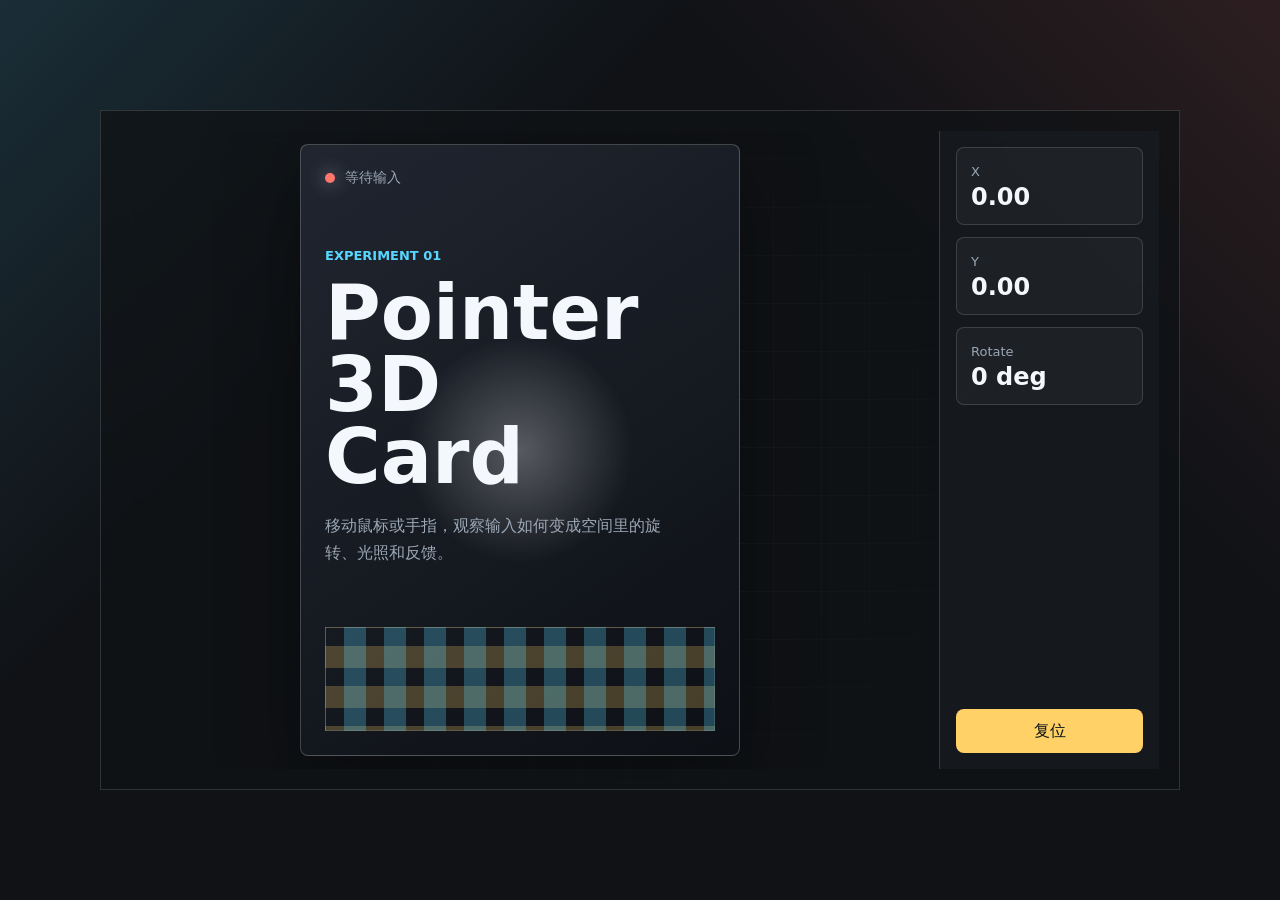
<file: 01-pointer-3d-card/index.html>
<!doctype html>
<html lang="zh-CN">
  <head>
    <meta charset="UTF-8" />
    <meta name="viewport" content="width=device-width, initial-scale=1.0" />
    <title>Pointer 3D Card</title>
    <link rel="stylesheet" href="./styles.css" />
  </head>
  <body>
    <main class="app">
      <section class="stage" id="stage" aria-label="Pointer controlled 3D card">
        <div class="scene">
          <div class="card" id="card">
            <div class="card__face card__front">
              <div class="card__top">
                <span class="status-dot" id="statusDot"></span>
                <span id="statusText">等待输入</span>
              </div>
              <div class="card__body">
                <p class="eyebrow">Experiment 01</p>
                <h1>Pointer 3D Card</h1>
                <p>移动鼠标或手指，观察输入如何变成空间里的旋转、光照和反馈。</p>
              </div>
              <div class="card__grid" aria-hidden="true"></div>
            </div>
            <div class="card__face card__back"></div>
          </div>
        </div>

        <aside class="panel" aria-label="Interaction telemetry">
          <div class="metric">
            <span>X</span>
            <strong id="metricX">0.00</strong>
          </div>
          <div class="metric">
            <span>Y</span>
            <strong id="metricY">0.00</strong>
          </div>
          <div class="metric">
            <span>Rotate</span>
            <strong id="metricRotate">0 deg</strong>
          </div>
          <button class="reset-button" id="resetButton" type="button">复位</button>
        </aside>
      </section>
    </main>

    <script src="./script.js"></script>
  </body>
</html>
</file>
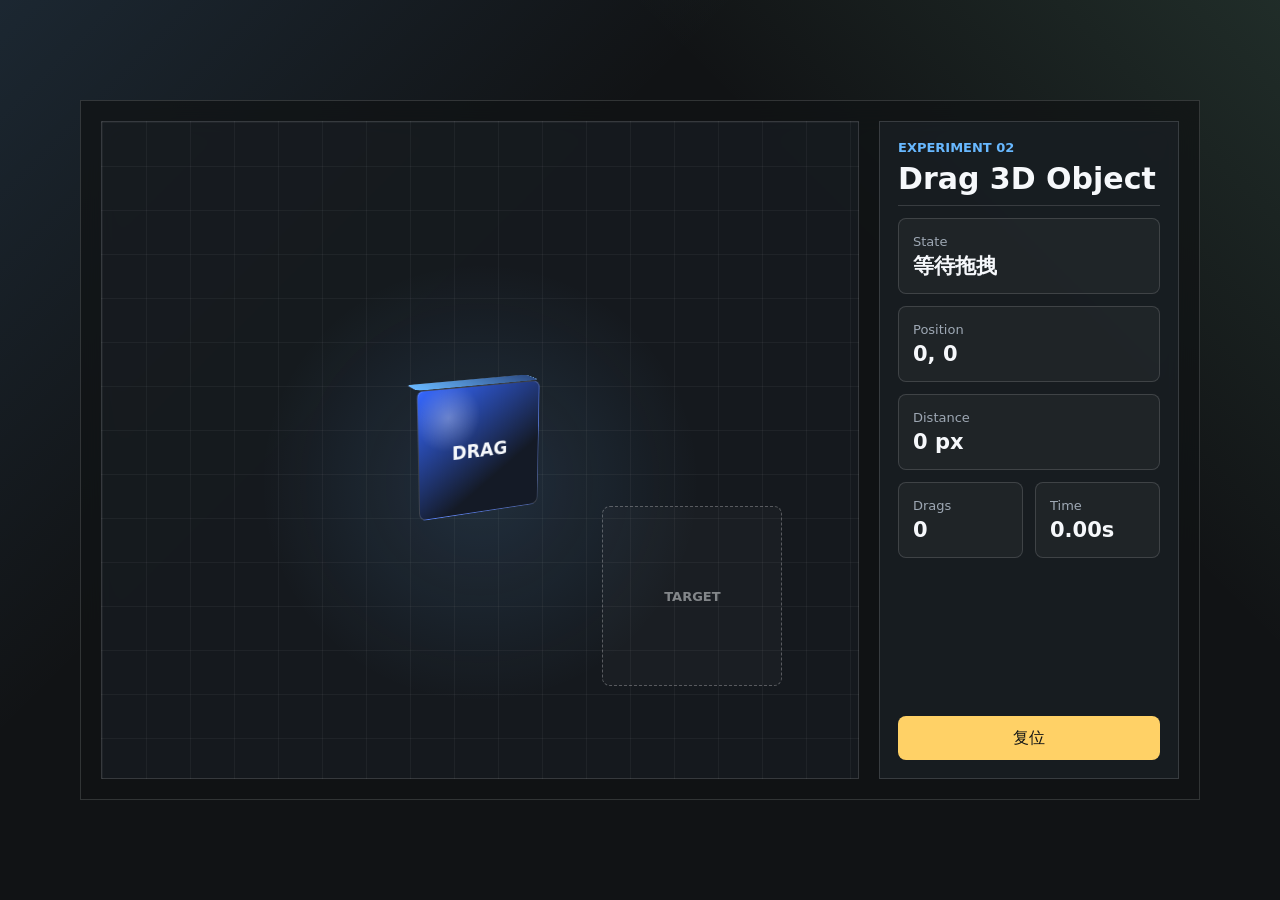
<file: 02-drag-3d-object/index.html>
<!doctype html>
<html lang="zh-CN">
  <head>
    <meta charset="UTF-8" />
    <meta name="viewport" content="width=device-width, initial-scale=1.0" />
    <title>Drag 3D Object</title>
    <link rel="stylesheet" href="./styles.css" />
  </head>
  <body>
    <main class="app">
      <section class="workspace" id="workspace" aria-label="Draggable 3D object workspace">
        <div class="stage" id="stage">
          <div class="target" id="target" aria-hidden="true">
            <span>Target</span>
          </div>

          <button class="object" id="object" type="button" aria-label="可拖拽 3D 物体">
            <span class="object__face object__front">
              <span class="object__label">DRAG</span>
            </span>
            <span class="object__face object__top"></span>
            <span class="object__face object__right"></span>
          </button>
        </div>

        <aside class="panel" aria-label="Drag telemetry">
          <div class="panel__header">
            <p>Experiment 02</p>
            <h1>Drag 3D Object</h1>
          </div>

          <div class="metric">
            <span>State</span>
            <strong id="stateText">等待拖拽</strong>
          </div>
          <div class="metric">
            <span>Position</span>
            <strong id="positionText">0, 0</strong>
          </div>
          <div class="metric">
            <span>Distance</span>
            <strong id="distanceText">0 px</strong>
          </div>
          <div class="metric-grid">
            <div class="metric">
              <span>Drags</span>
              <strong id="dragCountText">0</strong>
            </div>
            <div class="metric">
              <span>Time</span>
              <strong id="timeText">0.0s</strong>
            </div>
          </div>

          <button class="reset-button" id="resetButton" type="button">复位</button>
        </aside>
      </section>
    </main>

    <script src="./script.js"></script>
  </body>
</html>
</file>
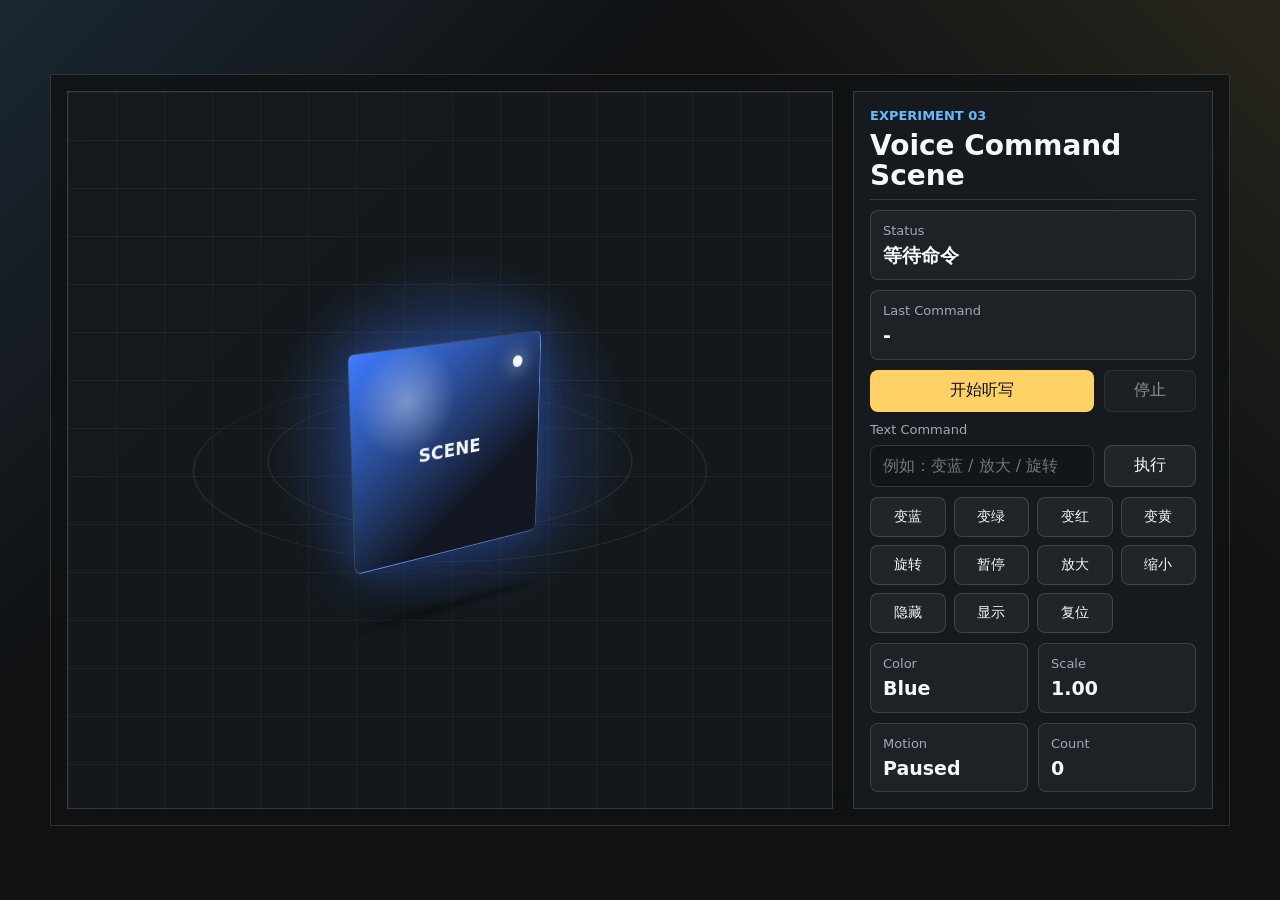
<file: 03-voice-command-scene/index.html>
<!doctype html>
<html lang="zh-CN">
  <head>
    <meta charset="UTF-8" />
    <meta name="viewport" content="width=device-width, initial-scale=1.0" />
    <title>Voice Command Scene</title>
    <link rel="stylesheet" href="./styles.css" />
  </head>
  <body>
    <main class="app">
      <section class="workspace" aria-label="Voice command scene">
        <div class="scene" id="scene">
          <div class="orbital-ring ring-one" aria-hidden="true"></div>
          <div class="orbital-ring ring-two" aria-hidden="true"></div>

          <div class="machine" id="machine" aria-label="Command controlled machine">
            <div class="machine__core">
              <span class="machine__light"></span>
              <span class="machine__label">SCENE</span>
            </div>
            <div class="machine__shadow"></div>
          </div>
        </div>

        <aside class="control-panel" aria-label="Command controls">
          <header class="panel-header">
            <p>Experiment 03</p>
            <h1>Voice Command Scene</h1>
          </header>

          <div class="status-box">
            <span>Status</span>
            <strong id="statusText">等待命令</strong>
          </div>

          <div class="transcript-box">
            <span>Last Command</span>
            <strong id="commandText">-</strong>
          </div>

          <div class="voice-row">
            <button class="primary-button" id="listenButton" type="button">开始听写</button>
            <button class="ghost-button" id="stopButton" type="button">停止</button>
          </div>

          <form class="command-form" id="commandForm">
            <label for="commandInput">Text Command</label>
            <div class="input-row">
              <input id="commandInput" type="text" placeholder="例如：变蓝 / 放大 / 旋转" />
              <button type="submit">执行</button>
            </div>
          </form>

          <div class="command-grid" aria-label="Quick commands">
            <button type="button" data-command="变蓝">变蓝</button>
            <button type="button" data-command="变绿">变绿</button>
            <button type="button" data-command="变红">变红</button>
            <button type="button" data-command="变黄">变黄</button>
            <button type="button" data-command="旋转">旋转</button>
            <button type="button" data-command="暂停">暂停</button>
            <button type="button" data-command="放大">放大</button>
            <button type="button" data-command="缩小">缩小</button>
            <button type="button" data-command="隐藏">隐藏</button>
            <button type="button" data-command="显示">显示</button>
            <button type="button" data-command="复位">复位</button>
          </div>

          <div class="metrics">
            <div class="metric">
              <span>Color</span>
              <strong id="colorText">Blue</strong>
            </div>
            <div class="metric">
              <span>Scale</span>
              <strong id="scaleText">1.00</strong>
            </div>
            <div class="metric">
              <span>Motion</span>
              <strong id="motionText">Paused</strong>
            </div>
            <div class="metric">
              <span>Count</span>
              <strong id="countText">0</strong>
            </div>
          </div>
        </aside>
      </section>
    </main>

    <script src="./script.js"></script>
  </body>
</html>
</file>
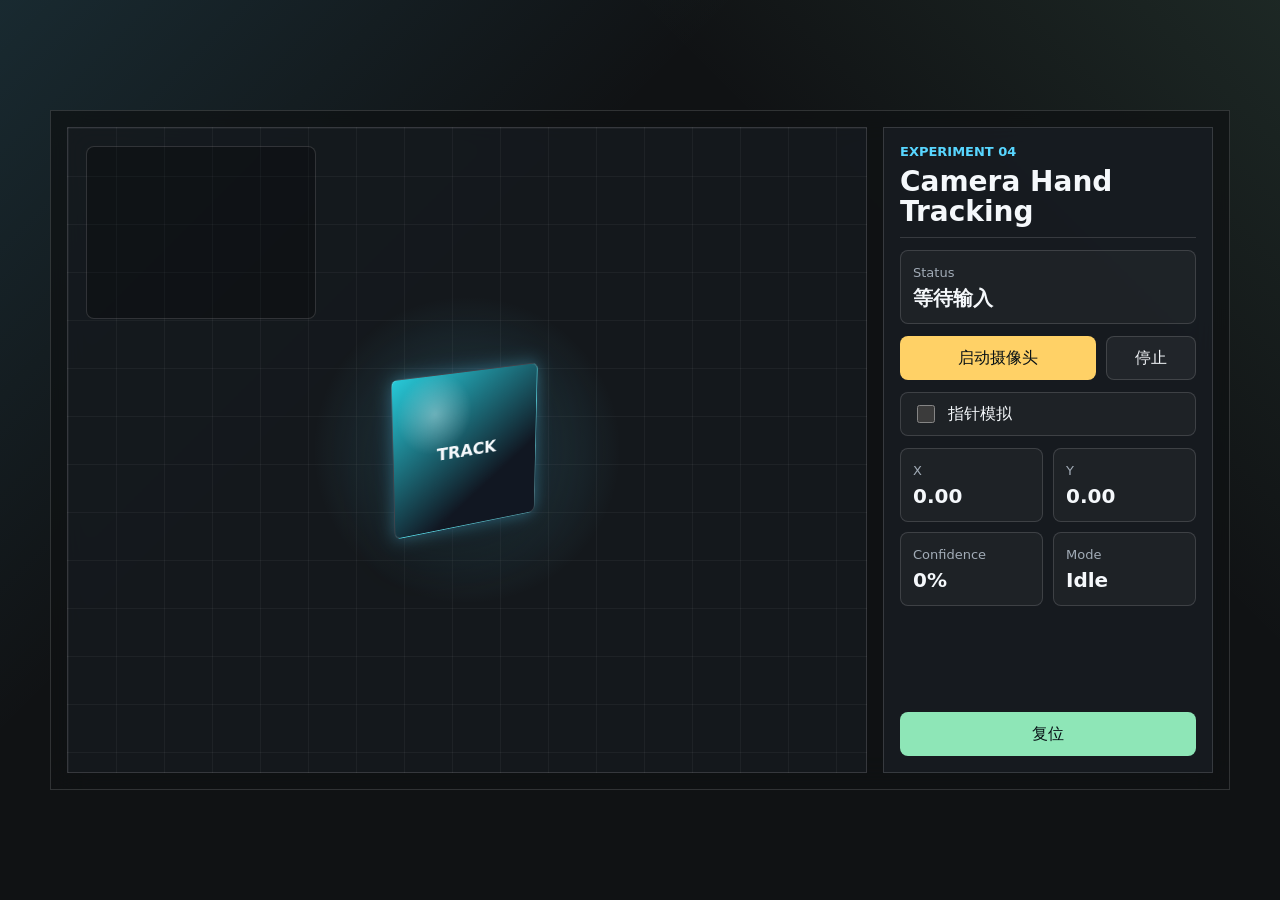
<file: 04-camera-hand-tracking/index.html>
<!doctype html>
<html lang="zh-CN">
  <head>
    <meta charset="UTF-8" />
    <meta name="viewport" content="width=device-width, initial-scale=1.0" />
    <title>Camera Hand Tracking</title>
    <link rel="stylesheet" href="./styles.css" />
  </head>
  <body>
    <main class="app">
      <section class="workspace" aria-label="Camera tracking workspace">
        <div class="stage" id="stage">
          <div class="camera-card">
            <video id="cameraVideo" playsinline muted></video>
            <canvas id="trackingCanvas" width="120" height="90" aria-hidden="true"></canvas>
            <span class="tracking-dot" id="trackingDot"></span>
          </div>

          <div class="machine" id="machine" aria-label="Camera controlled object">
            <span class="machine__face machine__front">
              <span>TRACK</span>
            </span>
            <span class="machine__face machine__top"></span>
            <span class="machine__face machine__side"></span>
          </div>
        </div>

        <aside class="panel" aria-label="Tracking controls">
          <header class="panel-header">
            <p>Experiment 04</p>
            <h1>Camera Hand Tracking</h1>
          </header>

          <div class="status-box">
            <span>Status</span>
            <strong id="statusText">等待输入</strong>
          </div>

          <div class="controls">
            <button class="primary-button" id="startButton" type="button">启动摄像头</button>
            <button class="ghost-button" id="stopButton" type="button">停止</button>
          </div>

          <label class="toggle">
            <input id="pointerToggle" type="checkbox" />
            <span>指针模拟</span>
          </label>

          <div class="metrics">
            <div class="metric">
              <span>X</span>
              <strong id="xText">0.00</strong>
            </div>
            <div class="metric">
              <span>Y</span>
              <strong id="yText">0.00</strong>
            </div>
            <div class="metric">
              <span>Confidence</span>
              <strong id="confidenceText">0%</strong>
            </div>
            <div class="metric">
              <span>Mode</span>
              <strong id="modeText">Idle</strong>
            </div>
          </div>

          <button class="reset-button" id="resetButton" type="button">复位</button>
        </aside>
      </section>
    </main>

    <script src="./script.js"></script>
  </body>
</html>
</file>
<file: 01-pointer-3d-card/styles.css>
:root {
  color-scheme: dark;
  --bg: #101216;
  --surface: #181c22;
  --surface-strong: #222833;
  --text: #f4f7fb;
  --muted: #9ba7b5;
  --line: rgba(255, 255, 255, 0.14);
  --cyan: #58d6ff;
  --green: #9be15d;
  --coral: #ff766d;
  --gold: #ffd166;
  --rx: 0deg;
  --ry: 0deg;
  --mx: 50%;
  --my: 50%;
}

* {
  box-sizing: border-box;
}

html,
body {
  width: 100%;
  min-height: 100%;
  margin: 0;
}

body {
  font-family:
    Inter, ui-sans-serif, system-ui, -apple-system, BlinkMacSystemFont, "Segoe UI",
    sans-serif;
  background:
    linear-gradient(135deg, rgba(88, 214, 255, 0.14), transparent 32%),
    linear-gradient(225deg, rgba(255, 118, 109, 0.12), transparent 28%),
    var(--bg);
  color: var(--text);
}

button {
  font: inherit;
}

.app {
  min-height: 100vh;
  display: grid;
  place-items: center;
  padding: 28px;
}

.stage {
  width: min(1080px, 100%);
  min-height: min(680px, calc(100vh - 56px));
  position: relative;
  display: grid;
  grid-template-columns: minmax(0, 1fr) 220px;
  gap: 20px;
  align-items: stretch;
  padding: 20px;
  border: 1px solid var(--line);
  background: rgba(16, 18, 22, 0.72);
  backdrop-filter: blur(18px);
  overflow: hidden;
}

.stage::before {
  content: "";
  position: absolute;
  inset: 0;
  pointer-events: none;
  background:
    linear-gradient(rgba(255, 255, 255, 0.04) 1px, transparent 1px),
    linear-gradient(90deg, rgba(255, 255, 255, 0.04) 1px, transparent 1px);
  background-size: 48px 48px;
  mask-image: radial-gradient(circle at var(--mx) var(--my), #000 0, transparent 70%);
}

.scene {
  position: relative;
  display: grid;
  place-items: center;
  min-height: 520px;
  perspective: 1000px;
  overflow: hidden;
}

.card {
  width: min(440px, 78vw);
  aspect-ratio: 0.72;
  position: relative;
  transform-style: preserve-3d;
  transform: rotateX(var(--rx)) rotateY(var(--ry));
  transition: transform 140ms ease-out;
}

.card__face {
  position: absolute;
  inset: 0;
  border: 1px solid rgba(255, 255, 255, 0.22);
  border-radius: 8px;
  overflow: hidden;
  backface-visibility: hidden;
  box-shadow: 0 28px 80px rgba(0, 0, 0, 0.38);
}

.card__front {
  display: flex;
  flex-direction: column;
  justify-content: space-between;
  padding: 24px;
  background:
    radial-gradient(circle at var(--mx) var(--my), rgba(255, 255, 255, 0.28), transparent 30%),
    linear-gradient(145deg, rgba(34, 40, 51, 0.94), rgba(13, 16, 21, 0.98));
}

.card__back {
  transform: rotateY(180deg) translateZ(1px);
  background:
    linear-gradient(135deg, rgba(88, 214, 255, 0.26), transparent),
    linear-gradient(225deg, rgba(255, 209, 102, 0.22), transparent),
    var(--surface);
}

.card__top {
  display: flex;
  align-items: center;
  gap: 10px;
  color: var(--muted);
  font-size: 14px;
}

.status-dot {
  width: 10px;
  height: 10px;
  border-radius: 999px;
  background: var(--coral);
  box-shadow: 0 0 18px currentColor;
}

.status-dot.is-active {
  background: var(--green);
}

.card__body {
  max-width: 340px;
}

.eyebrow {
  margin: 0 0 14px;
  color: var(--cyan);
  font-size: 13px;
  font-weight: 700;
  text-transform: uppercase;
}

h1 {
  margin: 0;
  font-size: clamp(40px, 7vw, 76px);
  line-height: 0.95;
  letter-spacing: 0;
}

.card__body p:last-child {
  margin: 18px 0 0;
  color: var(--muted);
  font-size: 16px;
  line-height: 1.7;
}

.card__grid {
  height: 104px;
  border: 1px solid rgba(255, 255, 255, 0.12);
  background:
    linear-gradient(90deg, transparent 0 18px, rgba(88, 214, 255, 0.28) 18px 20px),
    linear-gradient(transparent 0 18px, rgba(255, 209, 102, 0.24) 18px 20px);
  background-size: 40px 40px;
}

.panel {
  z-index: 1;
  align-self: stretch;
  display: flex;
  flex-direction: column;
  gap: 12px;
  padding: 16px;
  border-left: 1px solid var(--line);
  background: rgba(24, 28, 34, 0.72);
}

.metric {
  min-height: 78px;
  display: flex;
  flex-direction: column;
  justify-content: center;
  gap: 6px;
  padding: 14px;
  border: 1px solid var(--line);
  border-radius: 8px;
  background: rgba(255, 255, 255, 0.035);
}

.metric span {
  color: var(--muted);
  font-size: 13px;
}

.metric strong {
  font-size: 24px;
  line-height: 1;
}

.reset-button {
  height: 44px;
  margin-top: auto;
  border: 0;
  border-radius: 8px;
  color: #081015;
  background: var(--gold);
  cursor: pointer;
}

.reset-button:active {
  transform: translateY(1px);
}

@media (max-width: 760px) {
  .app {
    padding: 14px;
  }

  .stage {
    min-height: calc(100vh - 28px);
    grid-template-columns: 1fr;
    padding: 14px;
  }

  .scene {
    min-height: 520px;
  }

  .panel {
    display: grid;
    grid-template-columns: repeat(3, minmax(0, 1fr));
    border-left: 0;
    border-top: 1px solid var(--line);
  }

  .reset-button {
    grid-column: 1 / -1;
  }

  .metric {
    min-height: 70px;
    padding: 10px;
  }

  .metric strong {
    font-size: 19px;
  }
}
</file>
<file: 02-drag-3d-object/styles.css>
:root {
  color-scheme: dark;
  --bg: #111315;
  --surface: #1b2026;
  --surface-strong: #252b33;
  --text: #f6f8fb;
  --muted: #9ea8b4;
  --line: rgba(255, 255, 255, 0.14);
  --blue: #68b8ff;
  --mint: #8ee6b7;
  --red: #ff7166;
  --yellow: #ffd166;
  --x: 0px;
  --y: 0px;
  --tilt-x: -16deg;
  --tilt-y: 24deg;
}

* {
  box-sizing: border-box;
}

html,
body {
  width: 100%;
  min-height: 100%;
  margin: 0;
}

body {
  font-family:
    Inter, ui-sans-serif, system-ui, -apple-system, BlinkMacSystemFont, "Segoe UI",
    sans-serif;
  background:
    linear-gradient(135deg, rgba(104, 184, 255, 0.12), transparent 34%),
    linear-gradient(225deg, rgba(142, 230, 183, 0.12), transparent 30%),
    var(--bg);
  color: var(--text);
}

button {
  font: inherit;
}

.app {
  min-height: 100vh;
  display: grid;
  place-items: center;
  padding: 28px;
}

.workspace {
  width: min(1120px, 100%);
  min-height: min(700px, calc(100vh - 56px));
  display: grid;
  grid-template-columns: minmax(0, 1fr) 300px;
  gap: 20px;
  padding: 20px;
  border: 1px solid var(--line);
  background: rgba(17, 19, 21, 0.74);
  backdrop-filter: blur(18px);
}

.stage {
  position: relative;
  min-height: 560px;
  overflow: hidden;
  border: 1px solid var(--line);
  background:
    linear-gradient(rgba(255, 255, 255, 0.045) 1px, transparent 1px),
    linear-gradient(90deg, rgba(255, 255, 255, 0.045) 1px, transparent 1px),
    radial-gradient(circle at 50% 55%, rgba(104, 184, 255, 0.14), transparent 42%),
    rgba(27, 32, 38, 0.62);
  background-size: 44px 44px, 44px 44px, auto, auto;
  perspective: 900px;
  touch-action: none;
}

.target {
  position: absolute;
  right: 10%;
  bottom: 14%;
  width: 180px;
  height: 180px;
  display: grid;
  place-items: center;
  border: 1px dashed rgba(246, 248, 251, 0.28);
  border-radius: 8px;
  color: rgba(246, 248, 251, 0.48);
  background: rgba(255, 255, 255, 0.025);
  transition:
    border-color 160ms ease,
    background 160ms ease,
    box-shadow 160ms ease,
    color 160ms ease;
}

.target span {
  font-size: 13px;
  font-weight: 700;
  text-transform: uppercase;
}

.target.is-hit {
  border-color: rgba(142, 230, 183, 0.86);
  border-style: solid;
  color: rgba(246, 248, 251, 0.86);
  background: rgba(142, 230, 183, 0.22);
  box-shadow: 0 0 40px rgba(142, 230, 183, 0.2);
}

.object {
  position: absolute;
  left: 50%;
  top: 50%;
  width: 132px;
  height: 132px;
  padding: 0;
  border: 0;
  color: var(--text);
  background: transparent;
  cursor: grab;
  transform-style: preserve-3d;
  transform:
    translate3d(calc(-50% + var(--x)), calc(-50% + var(--y)), 0)
    rotateX(var(--tilt-x))
    rotateY(var(--tilt-y));
  transition:
    filter 160ms ease,
    transform 140ms ease-out;
  touch-action: none;
}

.object.is-dragging {
  cursor: grabbing;
  filter: drop-shadow(0 24px 36px rgba(0, 0, 0, 0.36));
  transition: filter 160ms ease;
}

.object.is-hit {
  filter: drop-shadow(0 0 28px rgba(142, 230, 183, 0.36));
}

.object__face {
  position: absolute;
  display: grid;
  place-items: center;
  border: 1px solid rgba(255, 255, 255, 0.18);
  border-radius: 8px;
  backface-visibility: hidden;
}

.object__front {
  inset: 0;
  background:
    radial-gradient(circle at 24% 22%, rgba(255, 255, 255, 0.3), transparent 24%),
    linear-gradient(145deg, #3567ff, #141a26 68%);
}

.object__top {
  left: 0;
  top: -30px;
  width: 132px;
  height: 30px;
  transform: rotateX(90deg);
  transform-origin: bottom;
  background: linear-gradient(90deg, #68b8ff, #2d4c84);
}

.object__right {
  right: -30px;
  top: 0;
  width: 30px;
  height: 132px;
  transform: rotateY(90deg);
  transform-origin: left;
  background: linear-gradient(180deg, #203b70, #111723);
}

.object__label {
  font-size: 19px;
  font-weight: 800;
  letter-spacing: 0;
}

.panel {
  display: flex;
  flex-direction: column;
  gap: 12px;
  padding: 18px;
  border: 1px solid var(--line);
  background: rgba(27, 32, 38, 0.72);
}

.panel__header {
  padding-bottom: 10px;
  border-bottom: 1px solid var(--line);
}

.panel__header p {
  margin: 0 0 8px;
  color: var(--blue);
  font-size: 13px;
  font-weight: 800;
  text-transform: uppercase;
}

.panel__header h1 {
  margin: 0;
  font-size: 30px;
  line-height: 1.08;
  letter-spacing: 0;
}

.metric-grid {
  display: grid;
  grid-template-columns: 1fr 1fr;
  gap: 12px;
}

.metric {
  min-height: 76px;
  display: flex;
  flex-direction: column;
  justify-content: center;
  gap: 6px;
  padding: 14px;
  border: 1px solid var(--line);
  border-radius: 8px;
  background: rgba(255, 255, 255, 0.035);
}

.metric span {
  color: var(--muted);
  font-size: 13px;
}

.metric strong {
  font-size: 21px;
  line-height: 1.12;
}

.reset-button {
  height: 44px;
  margin-top: auto;
  border: 0;
  border-radius: 8px;
  color: #101315;
  background: var(--yellow);
  cursor: pointer;
}

.reset-button:active {
  transform: translateY(1px);
}

@media (max-width: 820px) {
  .app {
    padding: 14px;
  }

  .workspace {
    grid-template-columns: 1fr;
    min-height: calc(100vh - 28px);
    padding: 14px;
  }

  .stage {
    min-height: 470px;
  }

  .panel {
    display: grid;
    grid-template-columns: repeat(2, minmax(0, 1fr));
  }

  .panel__header,
  .metric-grid,
  .reset-button {
    grid-column: 1 / -1;
  }
}
</file>
<file: 03-voice-command-scene/styles.css>
:root {
  color-scheme: dark;
  --bg: #101214;
  --surface: #191e24;
  --surface-strong: #242a32;
  --text: #f5f8fb;
  --muted: #a1aab5;
  --line: rgba(255, 255, 255, 0.14);
  --accent: #68b8ff;
  --accent-soft: rgba(104, 184, 255, 0.18);
  --machine-color: #3f7cff;
  --machine-glow: rgba(63, 124, 255, 0.42);
  --scale: 1;
  --spin-state: paused;
  --opacity: 1;
}

* {
  box-sizing: border-box;
}

html,
body {
  width: 100%;
  min-height: 100%;
  margin: 0;
}

body {
  font-family:
    Inter, ui-sans-serif, system-ui, -apple-system, BlinkMacSystemFont, "Segoe UI",
    sans-serif;
  background:
    linear-gradient(135deg, rgba(104, 184, 255, 0.12), transparent 32%),
    linear-gradient(225deg, rgba(255, 209, 102, 0.1), transparent 28%),
    var(--bg);
  color: var(--text);
}

button,
input {
  font: inherit;
}

.app {
  min-height: 100vh;
  display: grid;
  place-items: center;
  padding: 16px;
}

.workspace {
  width: min(1180px, 100%);
  min-height: min(680px, calc(100vh - 32px));
  display: grid;
  grid-template-columns: minmax(0, 1fr) 360px;
  gap: 20px;
  padding: 16px;
  border: 1px solid var(--line);
  background: rgba(16, 18, 20, 0.74);
  backdrop-filter: blur(18px);
}

.scene {
  position: relative;
  min-height: 560px;
  display: grid;
  place-items: center;
  overflow: hidden;
  border: 1px solid var(--line);
  background:
    linear-gradient(rgba(255, 255, 255, 0.045) 1px, transparent 1px),
    linear-gradient(90deg, rgba(255, 255, 255, 0.045) 1px, transparent 1px),
    radial-gradient(circle at 50% 48%, var(--machine-glow), transparent 34%),
    rgba(25, 30, 36, 0.66);
  background-size: 48px 48px, 48px 48px, auto, auto;
  perspective: 1000px;
}

.orbital-ring {
  position: absolute;
  width: 360px;
  height: 360px;
  border: 1px solid rgba(255, 255, 255, 0.12);
  border-radius: 50%;
  transform: rotateX(68deg) rotateZ(28deg);
}

.ring-two {
  width: 500px;
  height: 500px;
  transform: rotateX(70deg) rotateZ(-24deg);
}

.machine {
  position: relative;
  width: 220px;
  height: 220px;
  display: grid;
  place-items: center;
  transform-style: preserve-3d;
  transform: scale(var(--scale)) rotateX(-18deg) rotateY(32deg);
  opacity: var(--opacity);
  animation: spin 4.8s linear infinite;
  animation-play-state: var(--spin-state);
  transition:
    transform 220ms ease,
    filter 180ms ease;
  filter: drop-shadow(0 24px 42px rgba(0, 0, 0, 0.36));
}

.machine__core {
  position: absolute;
  inset: 0;
  display: grid;
  place-items: center;
  border: 1px solid rgba(255, 255, 255, 0.2);
  border-radius: 8px;
  background:
    radial-gradient(circle at 28% 24%, rgba(255, 255, 255, 0.36), transparent 24%),
    linear-gradient(145deg, var(--machine-color), #121721 70%);
  box-shadow: 0 0 60px var(--machine-glow);
}

.machine__light {
  position: absolute;
  right: 22px;
  top: 22px;
  width: 12px;
  height: 12px;
  border-radius: 999px;
  background: #f5f8fb;
  box-shadow: 0 0 20px #f5f8fb;
}

.machine__label {
  font-size: 20px;
  font-weight: 900;
  letter-spacing: 0;
}

.machine__shadow {
  position: absolute;
  width: 220px;
  height: 48px;
  bottom: -86px;
  border-radius: 50%;
  background: rgba(0, 0, 0, 0.36);
  filter: blur(16px);
  transform: rotateX(78deg);
}

@keyframes spin {
  from {
    transform: scale(var(--scale)) rotateX(-18deg) rotateY(32deg);
  }

  to {
    transform: scale(var(--scale)) rotateX(-18deg) rotateY(392deg);
  }
}

.control-panel {
  display: flex;
  flex-direction: column;
  gap: 10px;
  padding: 16px;
  border: 1px solid var(--line);
  background: rgba(25, 30, 36, 0.72);
}

.panel-header {
  padding-bottom: 8px;
  border-bottom: 1px solid var(--line);
}

.panel-header p {
  margin: 0 0 8px;
  color: var(--accent);
  font-size: 13px;
  font-weight: 800;
  text-transform: uppercase;
}

.panel-header h1 {
  margin: 0;
  font-size: 28px;
  line-height: 1.08;
  letter-spacing: 0;
}

.status-box,
.transcript-box,
.metric {
  display: flex;
  flex-direction: column;
  justify-content: center;
  gap: 7px;
  min-height: 68px;
  padding: 12px;
  border: 1px solid var(--line);
  border-radius: 8px;
  background: rgba(255, 255, 255, 0.035);
}

.status-box span,
.transcript-box span,
.metric span,
.command-form label {
  color: var(--muted);
  font-size: 13px;
}

.status-box strong,
.transcript-box strong,
.metric strong {
  font-size: 19px;
  line-height: 1.15;
}

.voice-row,
.input-row {
  display: grid;
  grid-template-columns: 1fr 92px;
  gap: 10px;
}

.primary-button,
.ghost-button,
.input-row button,
.command-grid button {
  min-height: 42px;
  border: 1px solid var(--line);
  border-radius: 8px;
  color: var(--text);
  background: rgba(255, 255, 255, 0.05);
  cursor: pointer;
}

.primary-button {
  color: #071015;
  border: 0;
  background: #ffd166;
}

.ghost-button:disabled,
.primary-button:disabled {
  cursor: not-allowed;
  opacity: 0.55;
}

.command-form {
  display: flex;
  flex-direction: column;
  gap: 8px;
}

.input-row input {
  min-width: 0;
  height: 42px;
  padding: 0 12px;
  border: 1px solid var(--line);
  border-radius: 8px;
  color: var(--text);
  background: rgba(0, 0, 0, 0.18);
  outline: none;
}

.input-row input:focus {
  border-color: rgba(104, 184, 255, 0.74);
}

.command-grid {
  display: grid;
  grid-template-columns: repeat(4, minmax(0, 1fr));
  gap: 8px;
}

.command-grid button {
  min-height: 40px;
  font-size: 14px;
}

.command-grid button:hover,
.input-row button:hover,
.ghost-button:hover {
  background: var(--accent-soft);
}

.metrics {
  display: grid;
  grid-template-columns: 1fr 1fr;
  gap: 10px;
  margin-top: auto;
}

@media (max-width: 900px) {
  .app {
    padding: 14px;
  }

  .workspace {
    grid-template-columns: 1fr;
    min-height: calc(100vh - 28px);
    padding: 14px;
  }

  .scene {
    min-height: 480px;
  }

  .control-panel {
    display: grid;
    grid-template-columns: repeat(2, minmax(0, 1fr));
  }

  .panel-header,
  .transcript-box,
  .voice-row,
  .command-form,
  .command-grid,
  .metrics {
    grid-column: 1 / -1;
  }
}

@media (max-width: 560px) {
  .scene {
    min-height: 400px;
  }

  .machine {
    width: 170px;
    height: 170px;
  }

  .machine__shadow {
    width: 170px;
  }

  .orbital-ring {
    width: 280px;
    height: 280px;
  }

  .ring-two {
    width: 360px;
    height: 360px;
  }

  .control-panel,
  .metrics,
  .command-grid {
    grid-template-columns: 1fr 1fr;
  }
}
</file>
<file: 04-camera-hand-tracking/styles.css>
:root {
  color-scheme: dark;
  --bg: #101214;
  --surface: #191e24;
  --text: #f5f8fb;
  --muted: #a2acb7;
  --line: rgba(255, 255, 255, 0.14);
  --cyan: #58d6ff;
  --green: #8ee6b7;
  --yellow: #ffd166;
  --red: #ff7166;
  --x: 0;
  --y: 0;
  --confidence: 0;
}

* {
  box-sizing: border-box;
}

html,
body {
  width: 100%;
  min-height: 100%;
  margin: 0;
}

body {
  font-family:
    Inter, ui-sans-serif, system-ui, -apple-system, BlinkMacSystemFont, "Segoe UI",
    sans-serif;
  background:
    linear-gradient(135deg, rgba(88, 214, 255, 0.12), transparent 34%),
    linear-gradient(225deg, rgba(142, 230, 183, 0.1), transparent 30%),
    var(--bg);
  color: var(--text);
}

button,
input {
  font: inherit;
}

.app {
  min-height: 100vh;
  display: grid;
  place-items: center;
  padding: 16px;
}

.workspace {
  width: min(1180px, 100%);
  min-height: min(680px, calc(100vh - 32px));
  display: grid;
  grid-template-columns: minmax(0, 1fr) 330px;
  gap: 16px;
  padding: 16px;
  border: 1px solid var(--line);
  background: rgba(16, 18, 20, 0.74);
  backdrop-filter: blur(18px);
}

.stage {
  position: relative;
  min-height: 580px;
  overflow: hidden;
  border: 1px solid var(--line);
  background:
    linear-gradient(rgba(255, 255, 255, 0.045) 1px, transparent 1px),
    linear-gradient(90deg, rgba(255, 255, 255, 0.045) 1px, transparent 1px),
    radial-gradient(circle at calc((var(--x) + 1) * 50%) calc((var(--y) + 1) * 50%), rgba(88, 214, 255, 0.22), transparent 30%),
    rgba(25, 30, 36, 0.66);
  background-size: 48px 48px, 48px 48px, auto, auto;
  perspective: 1000px;
  touch-action: none;
}

.camera-card {
  position: absolute;
  left: 18px;
  top: 18px;
  width: 230px;
  aspect-ratio: 4 / 3;
  overflow: hidden;
  border: 1px solid var(--line);
  border-radius: 8px;
  background: rgba(0, 0, 0, 0.24);
}

#cameraVideo,
#trackingCanvas {
  position: absolute;
  inset: 0;
  width: 100%;
  height: 100%;
  object-fit: cover;
  transform: scaleX(-1);
}

#trackingCanvas {
  opacity: 0.32;
  image-rendering: pixelated;
}

.tracking-dot {
  position: absolute;
  left: calc((var(--x) + 1) * 50%);
  top: calc((var(--y) + 1) * 50%);
  width: 16px;
  height: 16px;
  border-radius: 999px;
  background: var(--yellow);
  box-shadow: 0 0 24px var(--yellow);
  opacity: var(--confidence);
  transform: translate(-50%, -50%);
}

.machine {
  position: absolute;
  left: calc((var(--x) + 1) * 50%);
  top: calc((var(--y) + 1) * 50%);
  width: 180px;
  height: 180px;
  transform-style: preserve-3d;
  transform:
    translate(-50%, -50%)
    rotateX(calc(-18deg + var(--y) * -18deg))
    rotateY(calc(28deg + var(--x) * 28deg))
    scale(calc(0.9 + var(--confidence) * 0.22));
  transition:
    left 120ms ease-out,
    top 120ms ease-out,
    transform 120ms ease-out,
    filter 160ms ease;
  filter: drop-shadow(0 24px 44px rgba(0, 0, 0, 0.36));
}

.machine__face {
  position: absolute;
  display: grid;
  place-items: center;
  border: 1px solid rgba(255, 255, 255, 0.2);
  border-radius: 8px;
  backface-visibility: hidden;
}

.machine__front {
  inset: 0;
  background:
    radial-gradient(circle at 28% 24%, rgba(255, 255, 255, 0.34), transparent 24%),
    linear-gradient(145deg, #27c9d8, #111722 70%);
  box-shadow: 0 0 calc(20px + var(--confidence) * 46px) rgba(88, 214, 255, 0.36);
}

.machine__front span {
  font-size: 20px;
  font-weight: 900;
}

.machine__top {
  left: 0;
  top: -36px;
  width: 180px;
  height: 36px;
  transform: rotateX(90deg);
  transform-origin: bottom;
  background: linear-gradient(90deg, #58d6ff, #267b91);
}

.machine__side {
  right: -36px;
  top: 0;
  width: 36px;
  height: 180px;
  transform: rotateY(90deg);
  transform-origin: left;
  background: linear-gradient(180deg, #1c5265, #111722);
}

.panel {
  display: flex;
  flex-direction: column;
  gap: 12px;
  padding: 16px;
  border: 1px solid var(--line);
  background: rgba(25, 30, 36, 0.72);
}

.panel-header {
  padding-bottom: 10px;
  border-bottom: 1px solid var(--line);
}

.panel-header p {
  margin: 0 0 8px;
  color: var(--cyan);
  font-size: 13px;
  font-weight: 800;
  text-transform: uppercase;
}

.panel-header h1 {
  margin: 0;
  font-size: 28px;
  line-height: 1.08;
}

.status-box,
.metric {
  display: flex;
  flex-direction: column;
  justify-content: center;
  gap: 7px;
  min-height: 74px;
  padding: 12px;
  border: 1px solid var(--line);
  border-radius: 8px;
  background: rgba(255, 255, 255, 0.035);
}

.status-box span,
.metric span {
  color: var(--muted);
  font-size: 13px;
}

.status-box strong,
.metric strong {
  font-size: 20px;
  line-height: 1.15;
}

.controls {
  display: grid;
  grid-template-columns: 1fr 90px;
  gap: 10px;
}

.primary-button,
.ghost-button,
.reset-button {
  min-height: 44px;
  border: 1px solid var(--line);
  border-radius: 8px;
  color: var(--text);
  background: rgba(255, 255, 255, 0.05);
  cursor: pointer;
}

.primary-button {
  color: #071015;
  border: 0;
  background: var(--yellow);
}

.reset-button {
  margin-top: auto;
  color: #071015;
  border: 0;
  background: var(--green);
}

.toggle {
  min-height: 44px;
  display: flex;
  align-items: center;
  gap: 10px;
  padding: 0 12px;
  border: 1px solid var(--line);
  border-radius: 8px;
  color: var(--text);
  background: rgba(255, 255, 255, 0.035);
}

.toggle input {
  width: 18px;
  height: 18px;
}

.metrics {
  display: grid;
  grid-template-columns: 1fr 1fr;
  gap: 10px;
}

@media (max-width: 880px) {
  .workspace {
    grid-template-columns: 1fr;
  }

  .stage {
    min-height: 500px;
  }

  .panel {
    display: grid;
    grid-template-columns: repeat(2, minmax(0, 1fr));
  }

  .panel-header,
  .status-box,
  .controls,
  .toggle,
  .metrics,
  .reset-button {
    grid-column: 1 / -1;
  }
}

@media (max-width: 560px) {
  .stage {
    min-height: 430px;
  }

  .camera-card {
    width: 160px;
  }

  .machine {
    width: 140px;
    height: 140px;
  }

  .machine__top {
    top: -28px;
    width: 140px;
    height: 28px;
  }

  .machine__side {
    right: -28px;
    width: 28px;
    height: 140px;
  }
}
</file>
